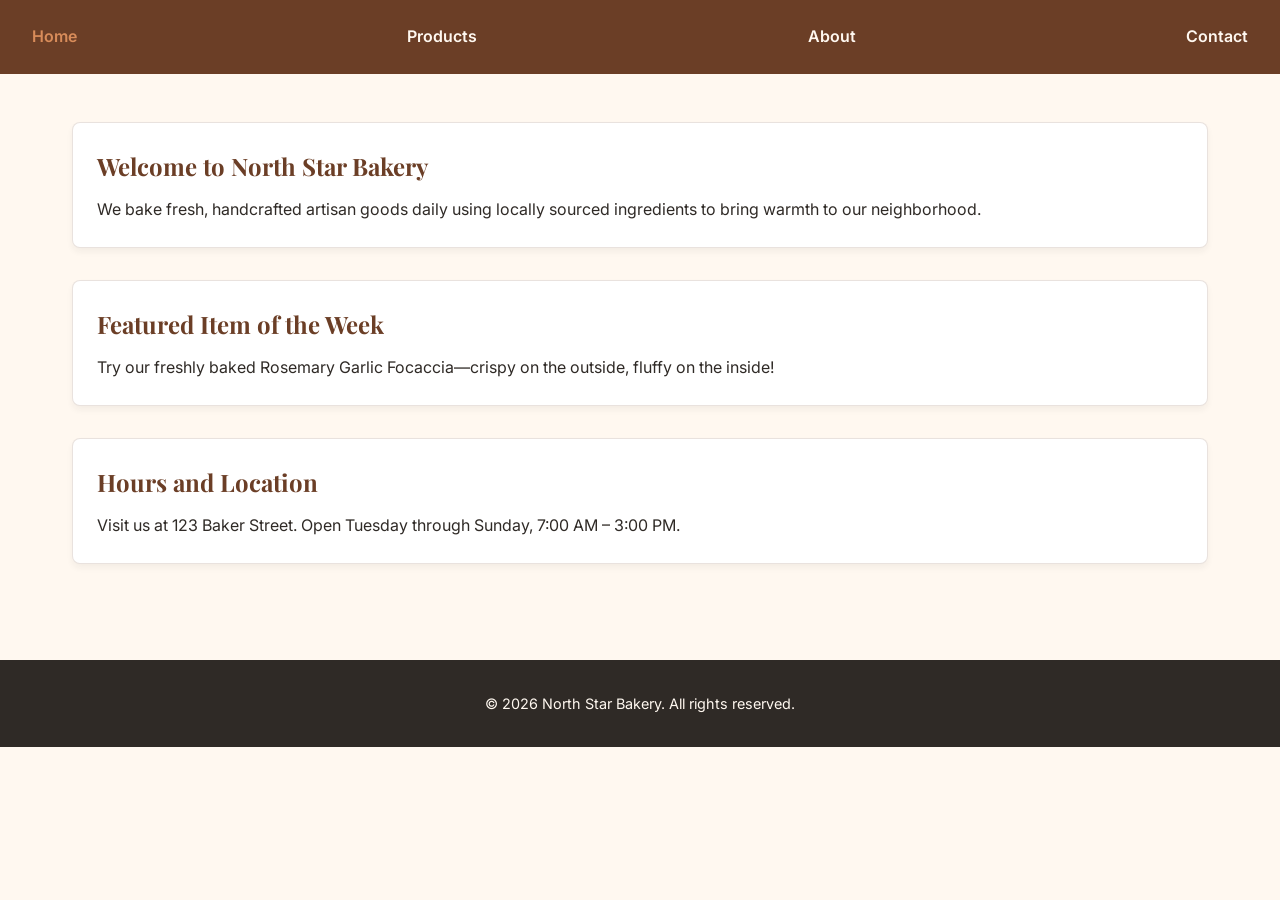
<file: index.html>
<!DOCTYPE html>
<html lang="en">
<head>
  <meta charset="UTF-8">
  <meta name="viewport" content="width=device-width, initial-scale=1.0">
  <title>North Star Bakery - Home</title>
  
  <!-- Google Fonts -->
  <link rel="preconnect" href="https://fonts.googleapis.com">
  <link rel="preconnect" href="https://fonts.gstatic.com" crossorigin>
  <link href="https://fonts.googleapis.com/css2?family=Inter:wght@400;600&family=Playfair+Display:wght@600;700&display=swap" rel="stylesheet">
  
  <!-- External CSS Stylesheet -->
  <link rel="stylesheet" href="style.css">
</head>
<body>

  <header>
    <nav>
      <a href="index.html" class="active">Home</a>
      <a href="products.html">Products</a>
      <a href="about.html">About</a>
      <a href="contact.html">Contact</a>
    </nav>
  </header>

  <main>
    <section class="hero-section">
      <h1>Welcome to North Star Bakery</h1>
      <p>We bake fresh, handcrafted artisan goods daily using locally sourced ingredients to bring warmth to our neighborhood.</p>
    </section>

    <section class="product-card">
      <h2>Featured Item of the Week</h2>
      <p>Try our freshly baked Rosemary Garlic Focaccia—crispy on the outside, fluffy on the inside!</p>
    </section>

    <section class="about-section">
      <h2>Hours and Location</h2>
      <p>Visit us at 123 Baker Street. Open Tuesday through Sunday, 7:00 AM – 3:00 PM.</p>
    </section>
  </main>

  <footer>
    <p>&copy; 2026 North Star Bakery. All rights reserved.</p>
  </footer>

  <!-- JavaScript Link -->
  <script src="script.js"></script>
</body>
</html>
</file>
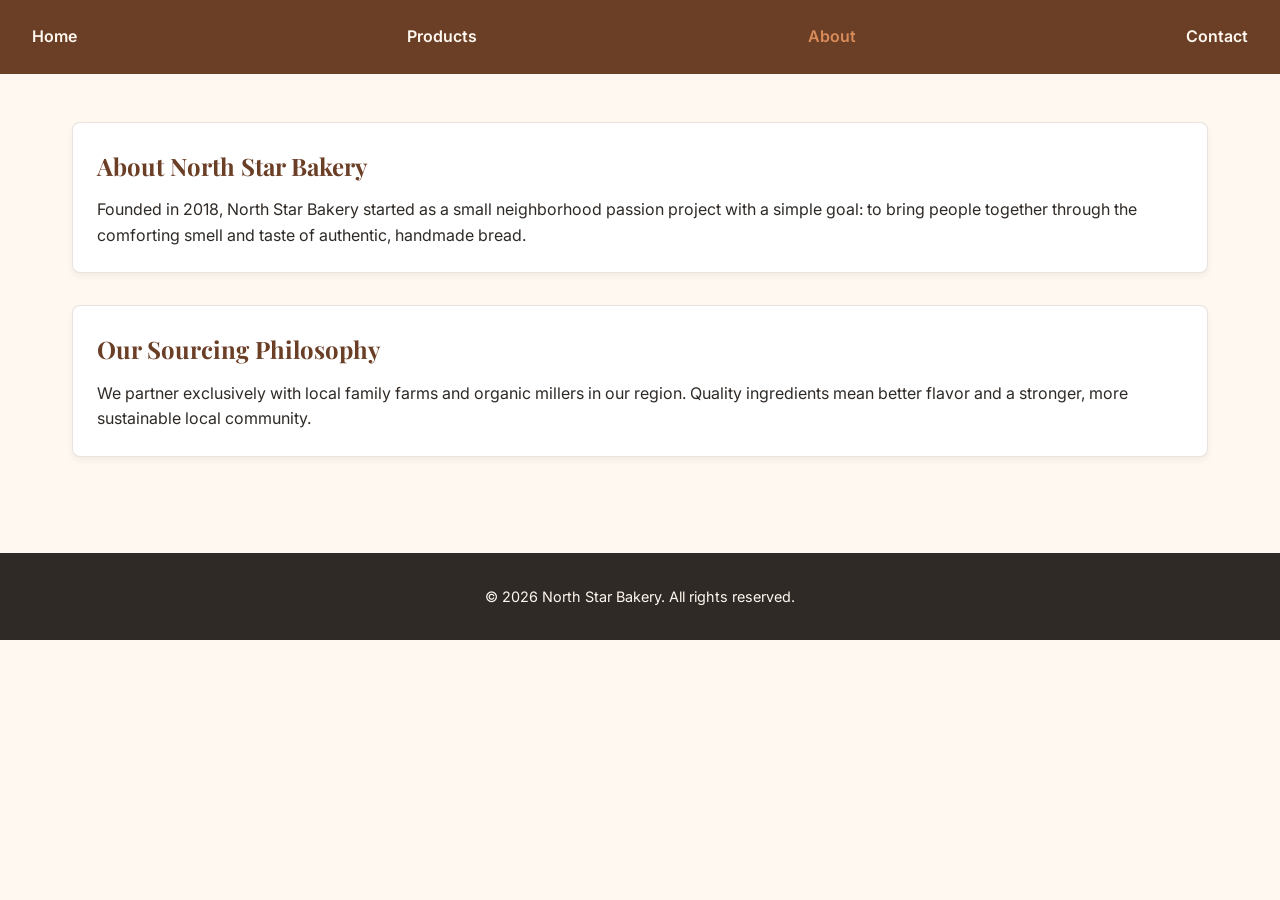
<file: about.html>
<!DOCTYPE html>
<html lang="en">
<head>
  <meta charset="UTF-8">
  <meta name="viewport" content="width=device-width, initial-scale=1.0">
  <title>North Star Bakery - About</title>
  
  <link rel="preconnect" href="https://fonts.googleapis.com">
  <link rel="preconnect" href="https://fonts.gstatic.com" crossorigin>
  <link href="https://fonts.googleapis.com/css2?family=Inter:wght@400;600&family=Playfair+Display:wght@600;700&display=swap" rel="stylesheet">
  
  <link rel="stylesheet" href="style.css">
</head>
<body>

  <header>
    <nav>
      <a href="index.html">Home</a>
      <a href="products.html">Products</a>
      <a href="about.html" class="active">About</a>
      <a href="contact.html">Contact</a>
    </nav>
  </header>

  <main>
    <section class="about-section">
      <h1>About North Star Bakery</h1>
      <p>Founded in 2018, North Star Bakery started as a small neighborhood passion project with a simple goal: to bring people together through the comforting smell and taste of authentic, handmade bread.</p>
    </section>

    <section class="about-section">
      <h2>Our Sourcing Philosophy</h2>
      <p>We partner exclusively with local family farms and organic millers in our region. Quality ingredients mean better flavor and a stronger, more sustainable local community.</p>
    </section>
  </main>

  <footer>
    <p>&copy; 2026 North Star Bakery. All rights reserved.</p>
  </footer>

  <!-- JavaScript Link -->
  <script src="script.js"></script>
</body>
</html>
</file>
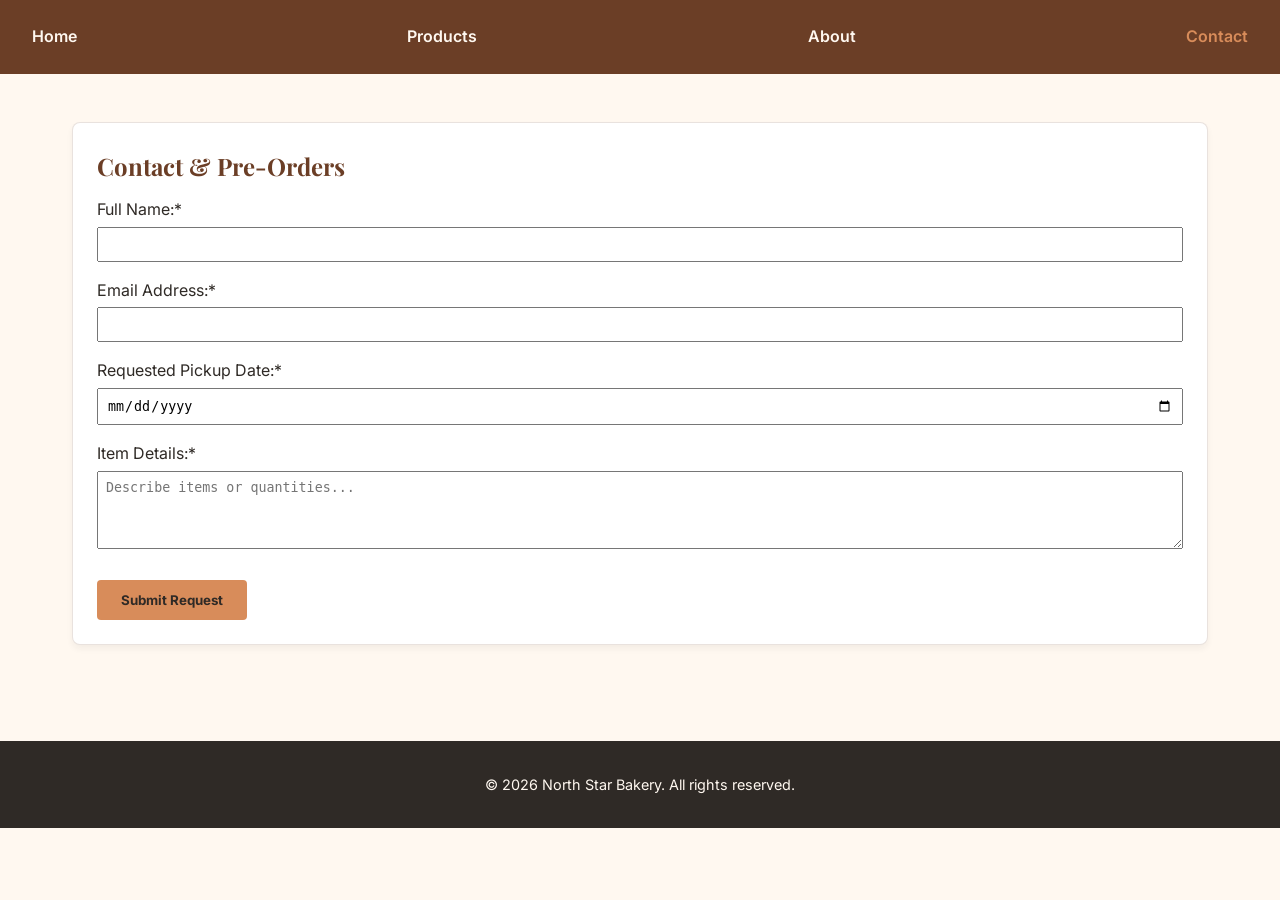
<file: contact.html>
<!DOCTYPE html>
<html lang="en">
<head>
  <meta charset="UTF-8">
  <meta name="viewport" content="width=device-width, initial-scale=1.0">
  <title>North Star Bakery - Contact & Pre-Orders</title>
  
  <link rel="preconnect" href="https://fonts.googleapis.com">
  <link rel="preconnect" href="https://fonts.gstatic.com" crossorigin>
  <link href="https://fonts.googleapis.com/css2?family=Inter:wght@400;600&family=Playfair+Display:wght@600;700&display=swap" rel="stylesheet">
  
  <link rel="stylesheet" href="style.css">
</head>
<body>

  <header>
    <nav>
      <a href="index.html">Home</a>
      <a href="products.html">Products</a>
      <a href="about.html">About</a>
      <a href="contact.html" class="active">Contact</a>
    </nav>
  </header>

  <main>
    <section class="contact-form-container">
      <h1>Contact & Pre-Orders</h1>
      <form>
        <div style="margin-bottom: 1rem;">
          <label for="fullname">Full Name:*</label><br>
          <input type="text" id="fullname" name="fullname" style="width: 100%; padding: 0.5rem; margin-top: 0.25rem;">
        </div>

        <div style="margin-bottom: 1rem;">
          <label for="email">Email Address:*</label><br>
          <input type="email" id="email" name="email" style="width: 100%; padding: 0.5rem; margin-top: 0.25rem;">
        </div>

        <div style="margin-bottom: 1rem;">
          <label for="date">Requested Pickup Date:*</label><br>
          <input type="date" id="date" name="date" style="width: 100%; padding: 0.5rem; margin-top: 0.25rem;">
        </div>

        <div style="margin-bottom: 1.5rem;">
          <label for="details">Item Details:*</label><br>
          <textarea id="details" name="details" rows="4" style="width: 100%; padding: 0.5rem; margin-top: 0.25rem;" placeholder="Describe items or quantities..."></textarea>
        </div>

        <button type="submit" class="btn-primary">Submit Request</button>
      </form>
    </section>
  </main>

  <footer>
    <p>&copy; 2026 North Star Bakery. All rights reserved.</p>
  </footer>

  <!-- JavaScript Link -->
  <script src="script.js"></script>
</body>
</html>
</file>
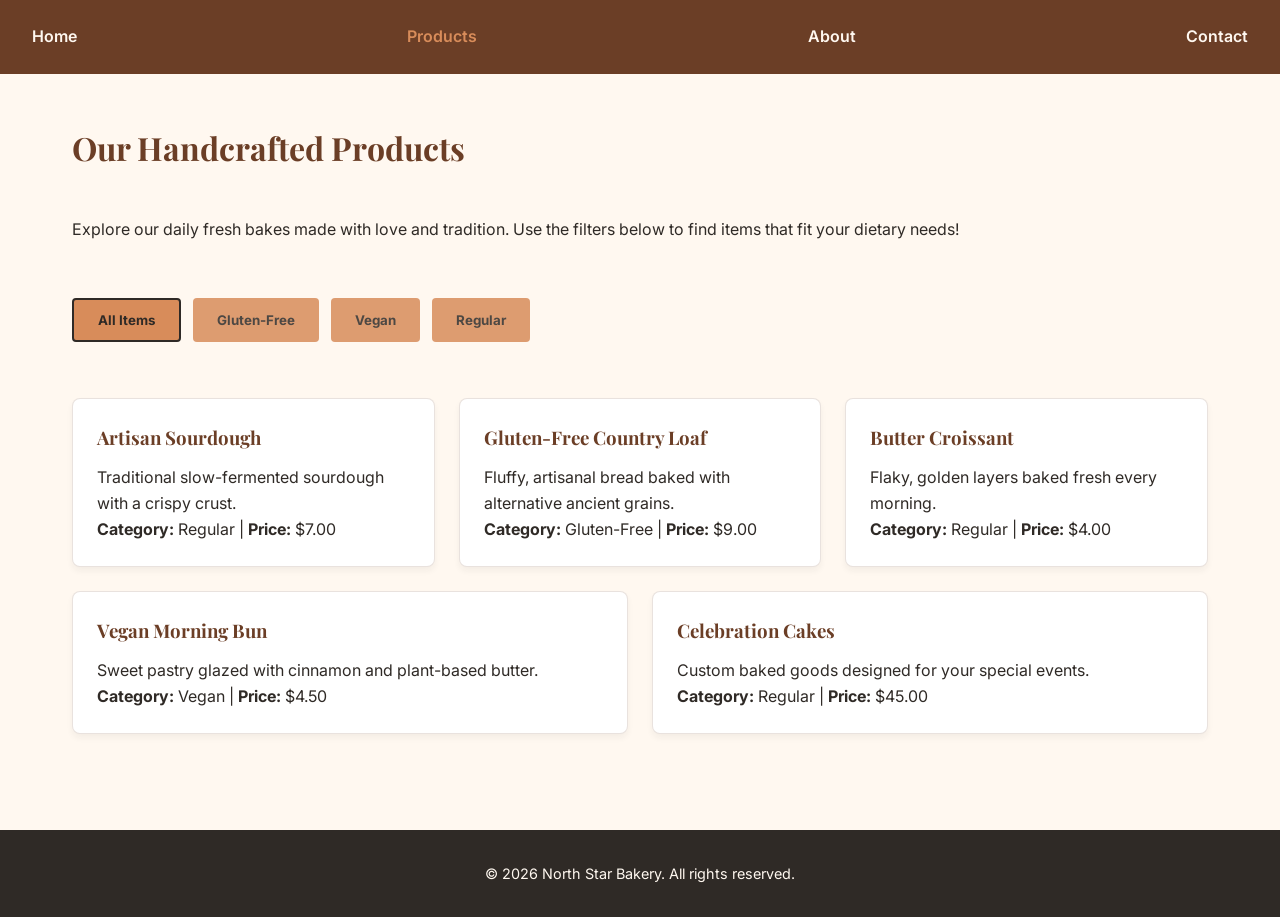
<file: products.html>
<!DOCTYPE html>
<html lang="en">
<head>
  <meta charset="UTF-8">
  <meta name="viewport" content="width=device-width, initial-scale=1.0">
  <title>North Star Bakery - Products</title>
  
  <link rel="preconnect" href="https://fonts.googleapis.com">
  <link rel="preconnect" href="https://fonts.gstatic.com" crossorigin>
  <link href="https://fonts.googleapis.com/css2?family=Inter:wght@400;600&family=Playfair+Display:wght@600;700&display=swap" rel="stylesheet">
  
  <link rel="stylesheet" href="style.css">
</head>
<body>

  <header>
    <nav>
      <a href="index.html">Home</a>
      <a href="products.html" class="active">Products</a>
      <a href="about.html">About</a>
      <a href="contact.html">Contact</a>
    </nav>
  </header>

  <main>
    <h1>Our Handcrafted Products</h1>
    <p>Explore our daily fresh bakes made with love and tradition. Use the filters below to find items that fit your dietary needs!</p>

    <!-- Interactive Filter Buttons -->
    <div class="filter-container" style="margin: 1.5rem 0; display: flex; gap: 0.75rem; flex-wrap: wrap;">
      <button class="filter-btn btn-primary" data-filter="all">All Items</button>
      <button class="filter-btn btn-primary" data-filter="gluten-free">Gluten-Free</button>
      <button class="filter-btn btn-primary" data-filter="vegan">Vegan</button>
      <button class="filter-btn btn-primary" data-filter="regular">Regular</button>
    </div>

    <!-- Product Grid with Category Data Attributes -->
    <div class="product-grid">
      <div class="product-card" data-category="regular">
        <h3>Artisan Sourdough</h3>
        <p>Traditional slow-fermented sourdough with a crispy crust.</p>
        <p><strong>Category:</strong> Regular | <strong>Price:</strong> $7.00</p>
      </div>

      <div class="product-card" data-category="gluten-free">
        <h3>Gluten-Free Country Loaf</h3>
        <p>Fluffy, artisanal bread baked with alternative ancient grains.</p>
        <p><strong>Category:</strong> Gluten-Free | <strong>Price:</strong> $9.00</p>
      </div>

      <div class="product-card" data-category="regular">
        <h3>Butter Croissant</h3>
        <p>Flaky, golden layers baked fresh every morning.</p>
        <p><strong>Category:</strong> Regular | <strong>Price:</strong> $4.00</p>
      </div>

      <div class="product-card" data-category="vegan">
        <h3>Vegan Morning Bun</h3>
        <p>Sweet pastry glazed with cinnamon and plant-based butter.</p>
        <p><strong>Category:</strong> Vegan | <strong>Price:</strong> $4.50</p>
      </div>

      <div class="product-card" data-category="regular">
        <h3>Celebration Cakes</h3>
        <p>Custom baked goods designed for your special events.</p>
        <p><strong>Category:</strong> Regular | <strong>Price:</strong> $45.00</p>
      </div>
    </div>
  </main>

  <footer>
    <p>&copy; 2026 North Star Bakery. All rights reserved.</p>
  </footer>

  <!-- JavaScript Link -->
  <script src="script.js"></script>
</body>
</html>
</file>
<file: style.css>
/* ==========================================
   1. DESIGN SYSTEM & VARIABLES (2-4 Colors, Max 2 Fonts)
   ================================---------- */
:root {
  --color-cream: #FFF8F0;
  --color-brown: #6B3E26;
  --color-peach: #D88C5A;
  --color-charcoal: #2F2A26;
  
  --font-heading: 'Playfair Display', Georgia, serif;
  --font-body: 'Inter', system-ui, -apple-system, sans-serif;
}

/* Base Reset & Global Styles */
* {
  box-sizing: border-box;
  margin: 0;
  padding: 0;
}

body {
  background-color: var(--color-cream);
  color: var(--color-charcoal);
  font-family: var(--font-body);
  line-height: 1.6;
}

/* ==========================================
   2. REPEATED ELEMENTS: NAVIGATION & HEADINGS
   ================================---------- */
header {
  background-color: var(--color-brown);
  color: var(--color-cream);
  padding: 1.5rem 2rem;
}

nav {
  display: flex;
  flex-direction: column;
  align-items: center;
  gap: 1rem;
}

nav a {
  color: var(--color-cream);
  text-decoration: none;
  font-weight: 600;
  transition: color 0.2s ease;
}

nav a:hover,
nav a.active {
  color: var(--color-peach);
}

h1, h2, h3 {
  font-family: var(--font-heading);
  color: var(--color-brown);
  margin-bottom: 0.75rem;
}

/* ==========================================
   3. MOBILE-FIRST LAYOUT & FLEXBOX SECTIONS
   ================================---------- */
main {
  display: flex;
  flex-direction: column;
  gap: 2rem;
  padding: 1.5rem;
  max-width: 1200px;
  margin: 0 auto;
}

.hero-section, 
.product-card, 
.about-section, 
.contact-form-container {
  background-color: #ffffff;
  border: 1px solid rgba(107, 62, 38, 0.15);
  border-radius: 8px;
  padding: 1.5rem;
  box-shadow: 0 4px 6px rgba(47, 42, 38, 0.05);
}

/* Buttons and Interactive Elements */
button, 
.btn-primary {
  background-color: var(--color-peach);
  color: var(--color-charcoal);
  font-family: var(--font-body);
  font-weight: 700;
  border: none;
  border-radius: 4px;
  padding: 0.75rem 1.5rem;
  cursor: pointer;
  transition: background-color 0.2s ease;
}

button:hover, 
.btn-primary:hover {
  background-color: #c07a4c;
}

/* Footer Styling */
footer {
  background-color: var(--color-charcoal);
  color: var(--color-cream);
  text-align: center;
  padding: 2rem;
  margin-top: 3rem;
  font-size: 0.9rem;
}

/* ==========================================
   4. RESPONSIVE MEDIA QUERY (Desktop Viewports)
   ================================---------- */
@media (min-width: 768px) {
  nav {
    flex-direction: row;
    justify-content: space-between;
    align-items: center;
  }

  main {
    padding: 3rem 2rem;
  }

  .product-grid {
    display: flex;
    flex-wrap: wrap;
    gap: 1.5rem;
  }

  .product-card {
    flex: 1 1 calc(33.333% - 1rem);
  }
}
</file>
